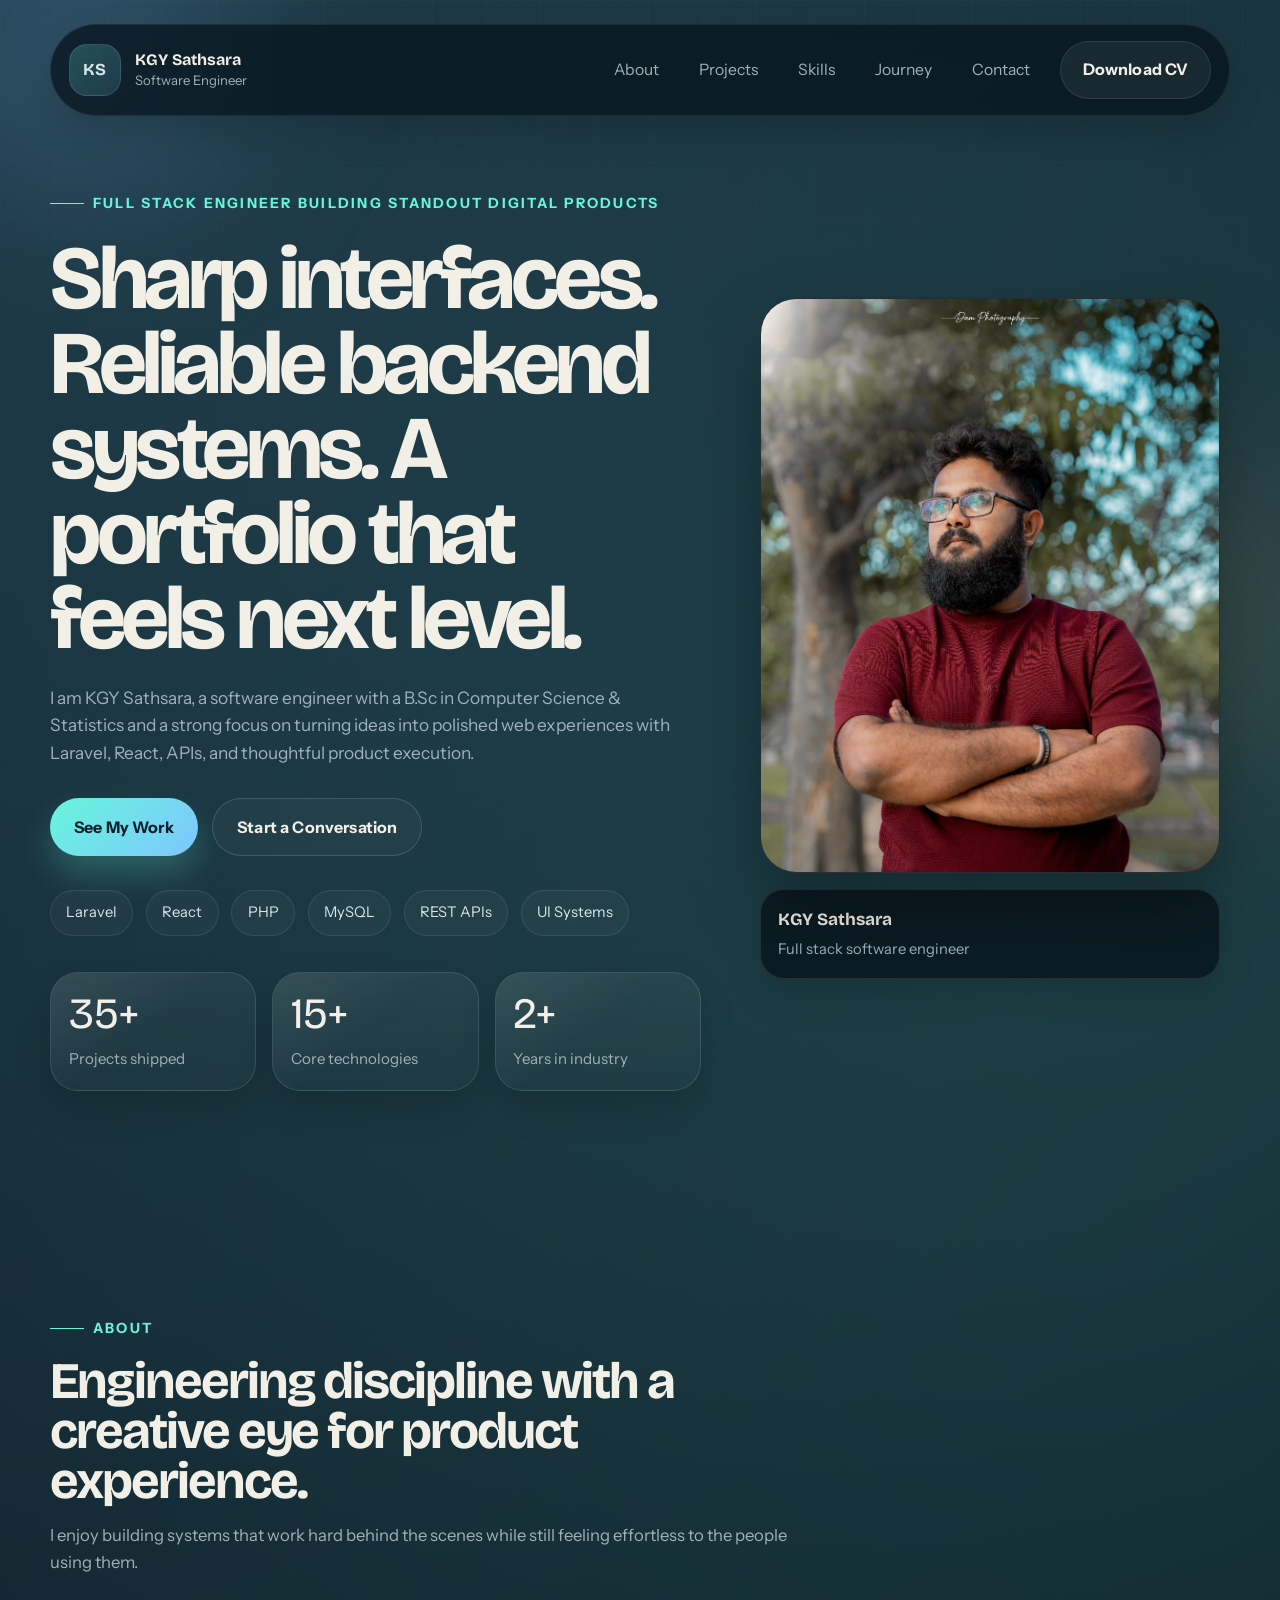
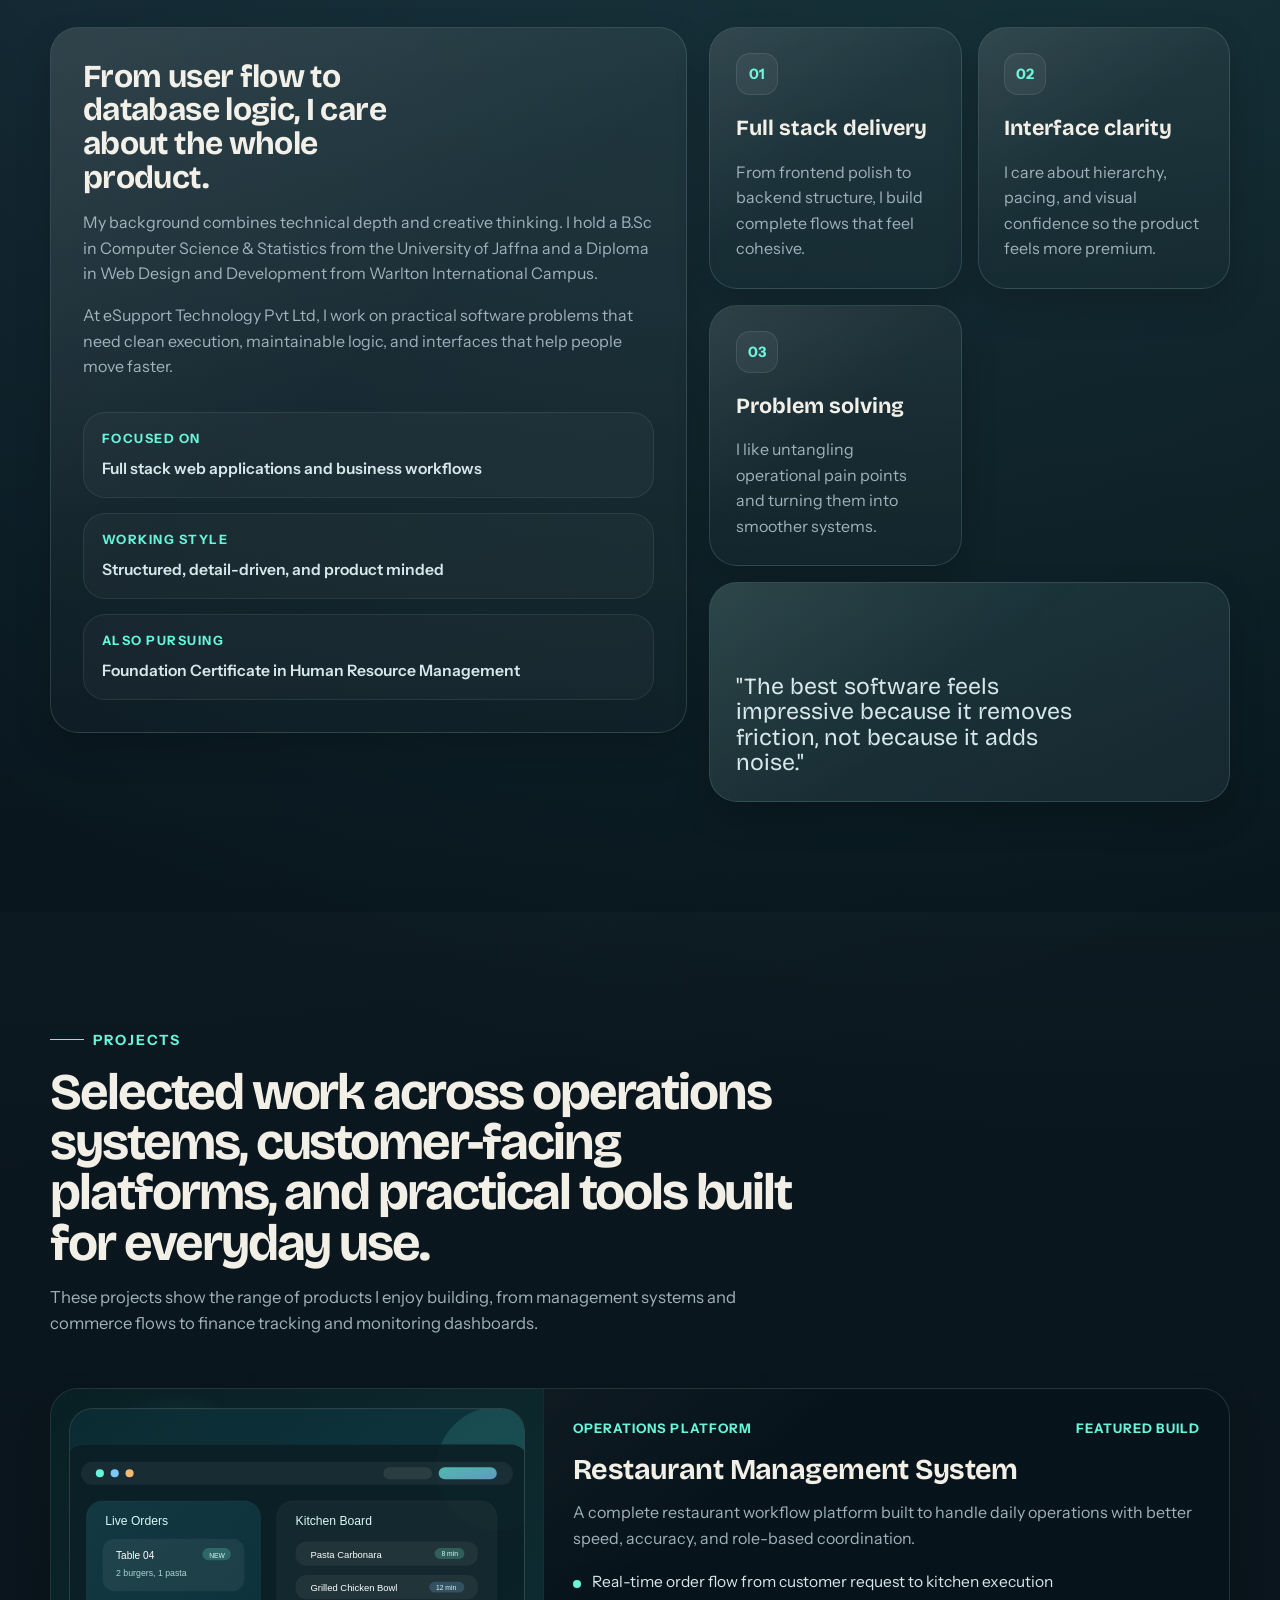
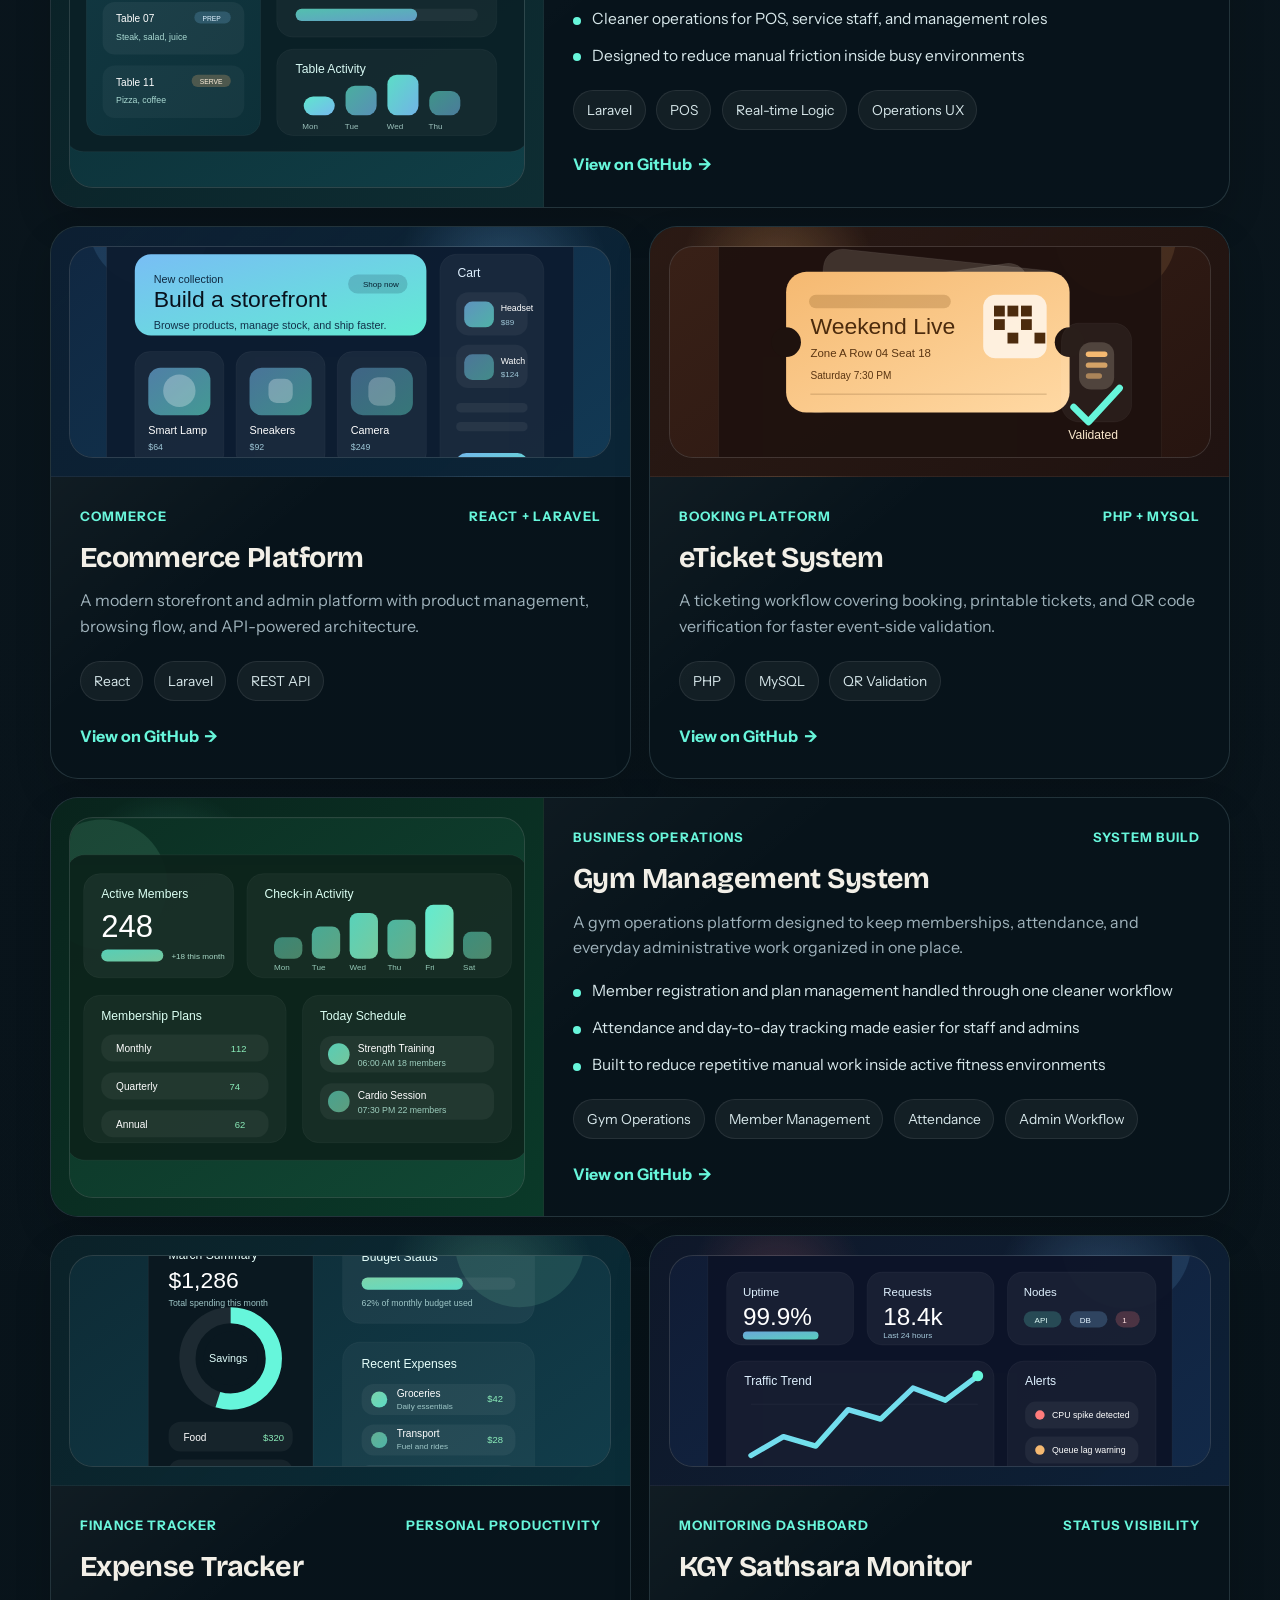
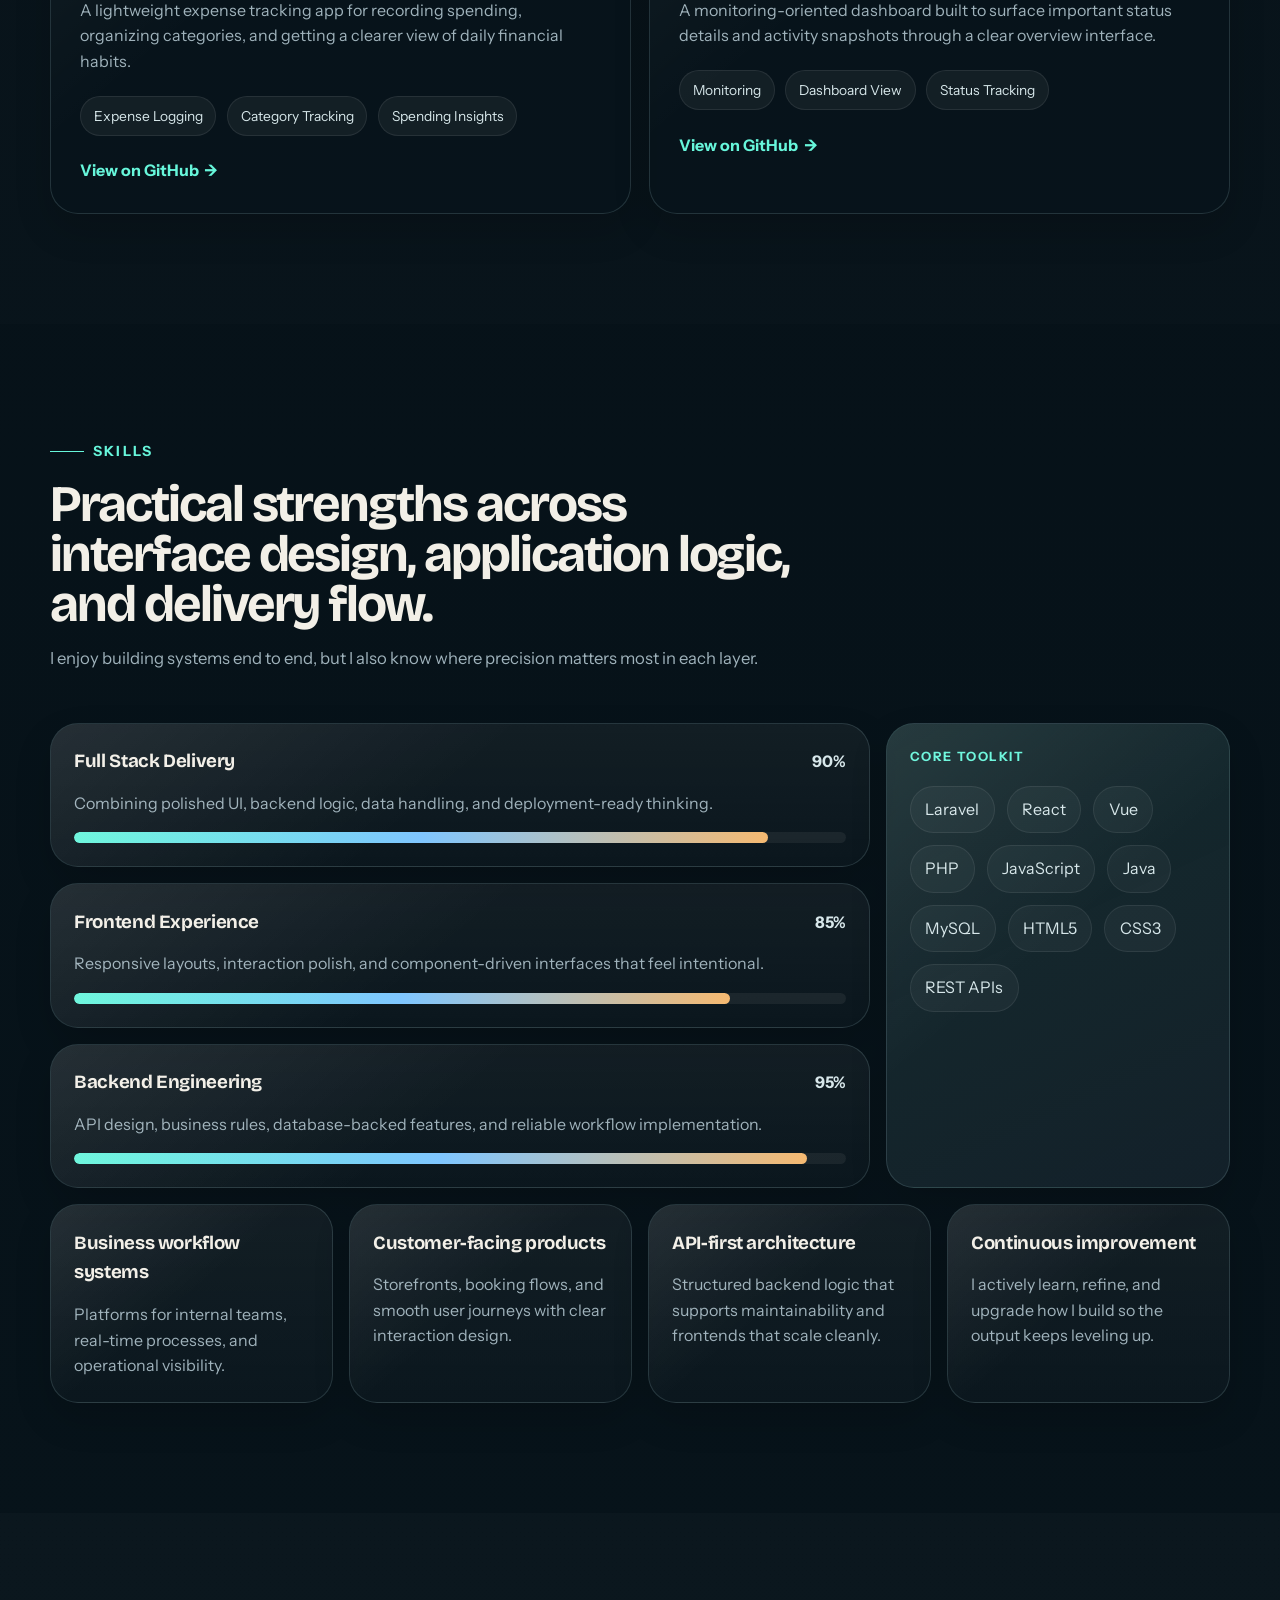
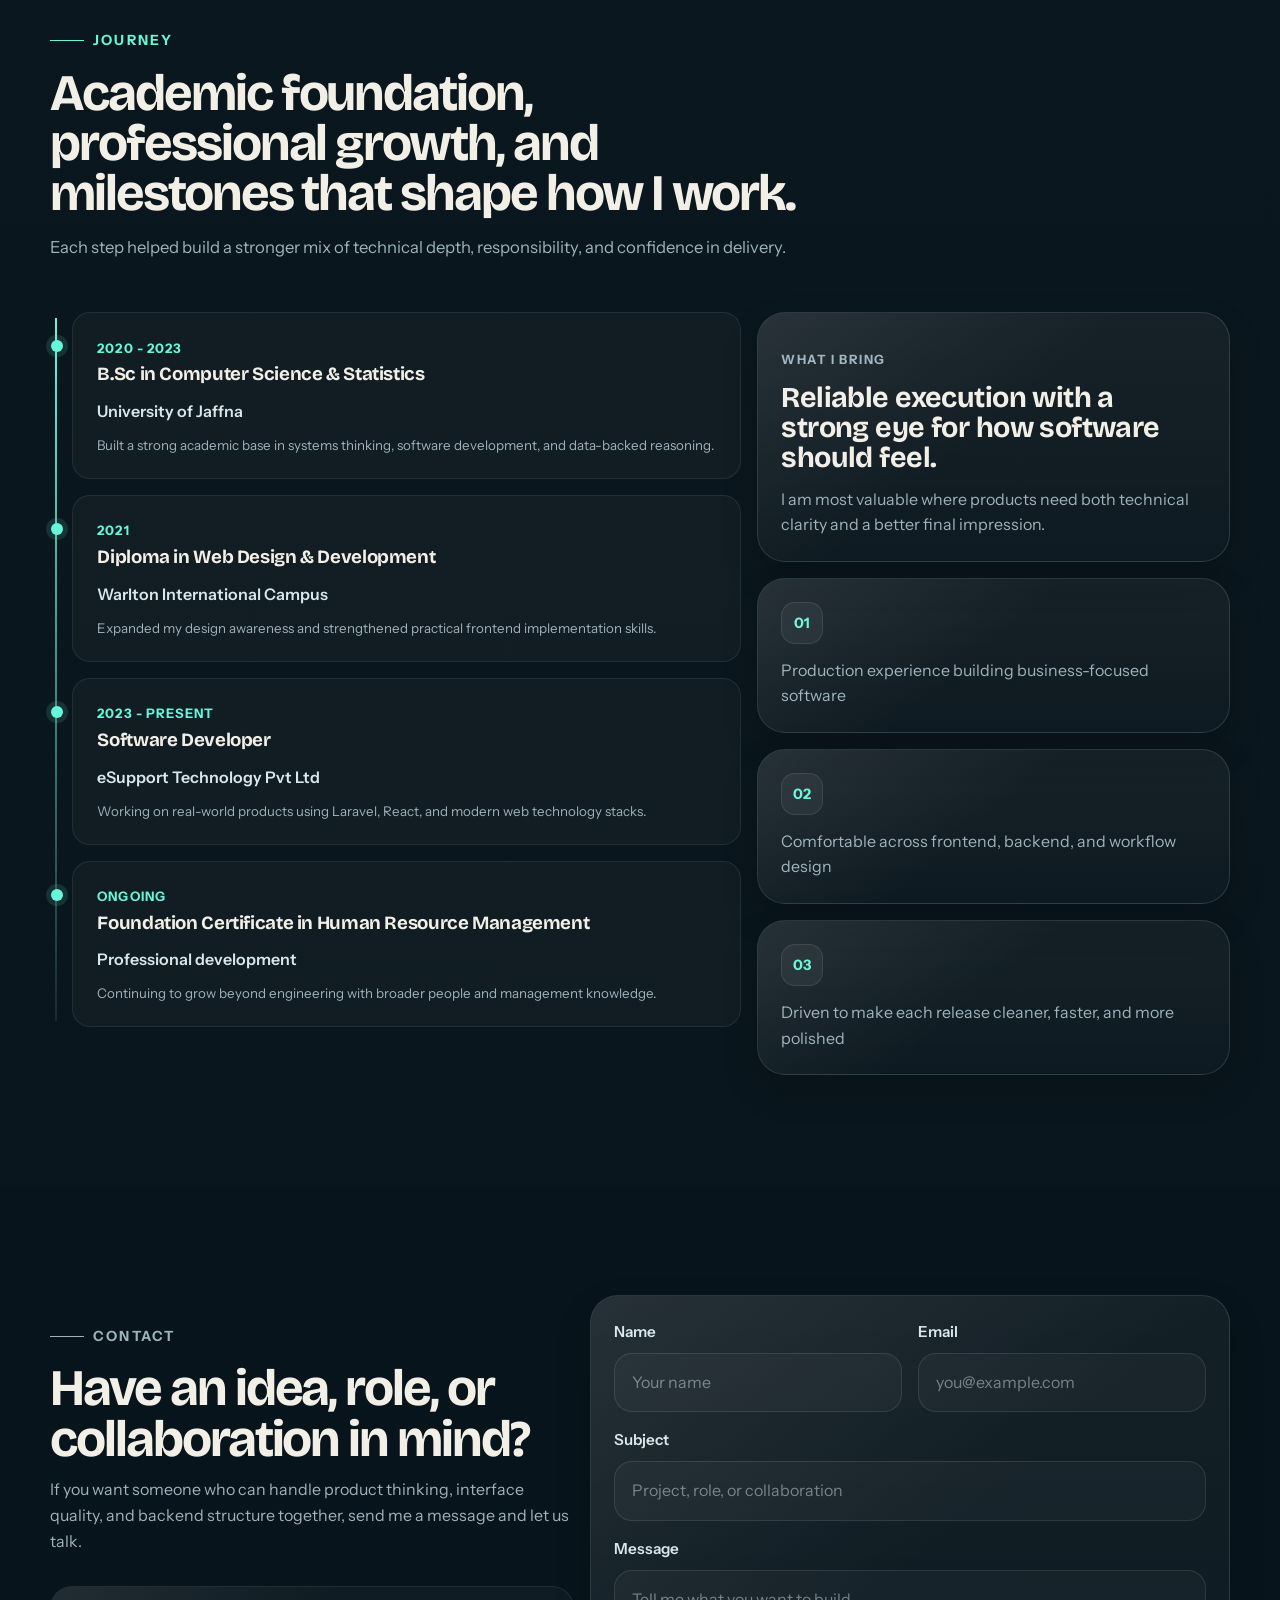
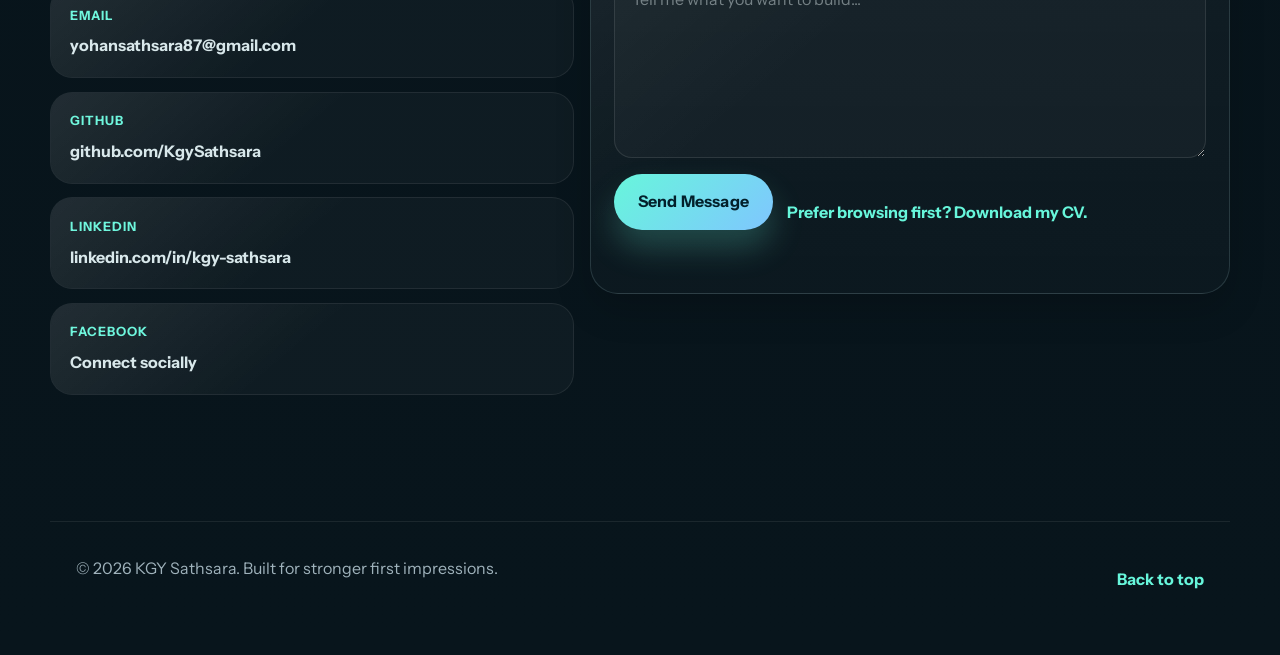
<file: index.html>
<!DOCTYPE html>
<html lang="en">
<head>
    <meta charset="UTF-8">
    <meta name="viewport" content="width=device-width, initial-scale=1.0">
    <title>KGY Sathsara | Software Engineer</title>
    <meta name="description" content="KGY Sathsara is a software engineer crafting polished full stack web products with Laravel, React, and modern UI thinking.">
    <link rel="preconnect" href="https://fonts.googleapis.com">
    <link rel="preconnect" href="https://fonts.gstatic.com" crossorigin>
    <link href="https://fonts.googleapis.com/css2?family=Bricolage+Grotesque:wght@500;600;700;800&family=Instrument+Sans:wght@400;500;600;700&display=swap" rel="stylesheet">
    <link rel="stylesheet" href="styles.css">
</head>
<body>
    <div class="page-orb page-orb-one" aria-hidden="true"></div>
    <div class="page-orb page-orb-two" aria-hidden="true"></div>
    <div class="page-grid" aria-hidden="true"></div>

    <header class="site-header" id="siteHeader">
        <div class="container header-shell">
            <a href="#home" class="brand">
                <span class="brand-mark">KS</span>
                <span class="brand-copy">
                    <strong>KGY Sathsara</strong>
                    <small>Software Engineer</small>
                </span>
            </a>

            <button class="nav-toggle" id="navToggle" type="button" aria-expanded="false" aria-controls="siteNav" aria-label="Open navigation">
                <span></span>
                <span></span>
                <span></span>
            </button>

            <nav class="site-nav" id="siteNav">
                <a href="#about" class="nav-link">About</a>
                <a href="#projects" class="nav-link">Projects</a>
                <a href="#skills" class="nav-link">Skills</a>
                <a href="#experience" class="nav-link">Journey</a>
                <a href="#contact" class="nav-link">Contact</a>
                <a href="images/CV1.pdf" class="button button-nav" download>Download CV</a>
            </nav>
        </div>
    </header>

    <main>
        <section class="hero section" id="home">
            <div class="container hero-shell">
                <div class="hero-copy reveal">
                    <p class="eyebrow">Full stack engineer building standout digital products</p>
                    <h1 class="hero-title">Sharp interfaces. Reliable backend systems. A portfolio that feels next level.</h1>
                    <p class="hero-lead">
                        I am KGY Sathsara, a software engineer with a B.Sc in Computer Science &amp; Statistics and a strong focus on turning ideas into polished web experiences with Laravel, React, APIs, and thoughtful product execution.
                    </p>

                    <div class="hero-actions">
                        <a href="#projects" class="button button-primary">See My Work</a>
                        <a href="#contact" class="button button-secondary">Start a Conversation</a>
                    </div>

                    <ul class="hero-tags" aria-label="Primary technology stack">
                        <li>Laravel</li>
                        <li>React</li>
                        <li>PHP</li>
                        <li>MySQL</li>
                        <li>REST APIs</li>
                        <li>UI Systems</li>
                    </ul>

                    <div class="hero-metrics">
                        <article class="metric-card">
                            <span class="metric-number" data-count="35" data-suffix="+">0</span>
                            <span class="metric-label">Projects shipped</span>
                        </article>
                        <article class="metric-card">
                            <span class="metric-number" data-count="15" data-suffix="+">0</span>
                            <span class="metric-label">Core technologies</span>
                        </article>
                        <article class="metric-card">
                            <span class="metric-number" data-count="2" data-suffix="+">0</span>
                            <span class="metric-label">Years in industry</span>
                        </article>
                    </div>
                </div>

                <div class="hero-visual reveal" id="heroVisual">
                    <div class="visual-panel">
                        <div class="hero-photo-stage">
                            <div class="hero-photo-column">
                                <figure class="portrait-frame">
                                    <img
                                        src="images/mynew.jpeg"
                                        alt="Portrait of KGY Sathsara"
                                        class="portrait-image"
                                        width="959"
                                        height="1280"
                                        loading="eager"
                                        decoding="async"
                                        fetchpriority="high"
                                    >
                                </figure>

                                <div class="portrait-meta">
                                    <strong>KGY Sathsara</strong>
                                    <span>Full stack software engineer</span>
                                </div>
                            </div>
                        </div>
                    </div>
                </div>
            </div>
        </section>

        <section class="section" id="about">
            <div class="container">
                <div class="section-heading reveal">
                    <p class="eyebrow">About</p>
                    <h2>Engineering discipline with a creative eye for product experience.</h2>
                    <p>
                        I enjoy building systems that work hard behind the scenes while still feeling effortless to the people using them.
                    </p>
                </div>

                <div class="about-grid">
                    <article class="panel about-story reveal">
                        <h3>From user flow to database logic, I care about the whole product.</h3>
                        <p>
                            My background combines technical depth and creative thinking. I hold a B.Sc in Computer Science &amp; Statistics from the University of Jaffna and a Diploma in Web Design and Development from Warlton International Campus.
                        </p>
                        <p>
                            At eSupport Technology Pvt Ltd, I work on practical software problems that need clean execution, maintainable logic, and interfaces that help people move faster.
                        </p>

                        <div class="story-points">
                            <div class="story-point">
                                <span>Focused on</span>
                                <strong>Full stack web applications and business workflows</strong>
                            </div>
                            <div class="story-point">
                                <span>Working style</span>
                                <strong>Structured, detail-driven, and product minded</strong>
                            </div>
                            <div class="story-point">
                                <span>Also pursuing</span>
                                <strong>Foundation Certificate in Human Resource Management</strong>
                            </div>
                        </div>
                    </article>

                    <div class="about-bento">
                        <article class="panel bento-card reveal">
                            <span class="card-index">01</span>
                            <h3>Full stack delivery</h3>
                            <p>From frontend polish to backend structure, I build complete flows that feel cohesive.</p>
                        </article>

                        <article class="panel bento-card reveal">
                            <span class="card-index">02</span>
                            <h3>Interface clarity</h3>
                            <p>I care about hierarchy, pacing, and visual confidence so the product feels more premium.</p>
                        </article>

                        <article class="panel bento-card reveal">
                            <span class="card-index">03</span>
                            <h3>Problem solving</h3>
                            <p>I like untangling operational pain points and turning them into smoother systems.</p>
                        </article>

                        <article class="panel bento-quote reveal">
                            <p>"The best software feels impressive because it removes friction, not because it adds noise."</p>
                        </article>
                    </div>
                </div>
            </div>
        </section>

        <section class="section section-dark" id="projects">
            <div class="container">
                <div class="section-heading reveal">
                    <p class="eyebrow">Projects</p>
                    <h2>Selected work across operations systems, customer-facing platforms, and practical tools built for everyday use.</h2>
                    <p>These projects show the range of products I enjoy building, from management systems and commerce flows to finance tracking and monitoring dashboards.</p>
                </div>

                <div class="projects-grid">
                    <article class="project-card project-featured reveal">
                        <div class="project-visual project-visual-restaurant" aria-hidden="true">
                            <div class="project-media">
                                <img
                                    src="images/projects/restaurant-management.svg"
                                    alt=""
                                    class="project-image"
                                    width="800"
                                    height="560"
                                    loading="lazy"
                                    decoding="async"
                                >
                            </div>
                        </div>

                        <div class="project-body">
                            <div class="project-topline">
                                <span>Operations Platform</span>
                                <span>Featured Build</span>
                            </div>
                            <h3>Restaurant Management System</h3>
                            <p>
                                A complete restaurant workflow platform built to handle daily operations with better speed, accuracy, and role-based coordination.
                            </p>
                            <ul class="project-points">
                                <li>Real-time order flow from customer request to kitchen execution</li>
                                <li>Cleaner operations for POS, service staff, and management roles</li>
                                <li>Designed to reduce manual friction inside busy environments</li>
                            </ul>
                            <div class="tag-row">
                                <span>Laravel</span>
                                <span>POS</span>
                                <span>Real-time Logic</span>
                                <span>Operations UX</span>
                            </div>
                            <a href="https://github.com/KgySathsara/Restaurant-Management-System" target="_blank" rel="noreferrer" class="project-link">
                                View on GitHub <span aria-hidden="true">&rarr;</span>
                            </a>
                        </div>
                    </article>

                    <article class="project-card reveal">
                        <div class="project-visual project-visual-commerce" aria-hidden="true">
                            <div class="project-media">
                                <img
                                    src="images/projects/ecommerce-platform.svg"
                                    alt=""
                                    class="project-image"
                                    width="800"
                                    height="560"
                                    loading="lazy"
                                    decoding="async"
                                >
                            </div>
                        </div>

                        <div class="project-body">
                            <div class="project-topline">
                                <span>Commerce</span>
                                <span>React + Laravel</span>
                            </div>
                            <h3>Ecommerce Platform</h3>
                            <p>A modern storefront and admin platform with product management, browsing flow, and API-powered architecture.</p>
                            <div class="tag-row">
                                <span>React</span>
                                <span>Laravel</span>
                                <span>REST API</span>
                            </div>
                            <a href="https://github.com/KgySathsara/ecommerce-frontend" target="_blank" rel="noreferrer" class="project-link">
                                View on GitHub <span aria-hidden="true">&rarr;</span>
                            </a>
                        </div>
                    </article>

                    <article class="project-card reveal">
                        <div class="project-visual project-visual-ticket" aria-hidden="true">
                            <div class="project-media">
                                <img
                                    src="images/projects/eticket-system.svg"
                                    alt=""
                                    class="project-image"
                                    width="800"
                                    height="560"
                                    loading="lazy"
                                    decoding="async"
                                >
                            </div>
                        </div>

                        <div class="project-body">
                            <div class="project-topline">
                                <span>Booking Platform</span>
                                <span>PHP + MySQL</span>
                            </div>
                            <h3>eTicket System</h3>
                            <p>A ticketing workflow covering booking, printable tickets, and QR code verification for faster event-side validation.</p>
                            <div class="tag-row">
                                <span>PHP</span>
                                <span>MySQL</span>
                                <span>QR Validation</span>
                            </div>
                            <a href="https://github.com/KgySathsara/eTicket_system" target="_blank" rel="noreferrer" class="project-link">
                                View on GitHub <span aria-hidden="true">&rarr;</span>
                            </a>
                        </div>
                    </article>

                    <article class="project-card project-featured reveal">
                        <div class="project-visual project-visual-gym" aria-hidden="true">
                            <div class="project-media">
                                <img
                                    src="images/projects/gym-management.svg"
                                    alt=""
                                    class="project-image"
                                    width="800"
                                    height="560"
                                    loading="lazy"
                                    decoding="async"
                                >
                            </div>
                        </div>

                        <div class="project-body">
                            <div class="project-topline">
                                <span>Business Operations</span>
                                <span>System Build</span>
                            </div>
                            <h3>Gym Management System</h3>
                            <p>
                                A gym operations platform designed to keep memberships, attendance, and everyday administrative work organized in one place.
                            </p>
                            <ul class="project-points">
                                <li>Member registration and plan management handled through one cleaner workflow</li>
                                <li>Attendance and day-to-day tracking made easier for staff and admins</li>
                                <li>Built to reduce repetitive manual work inside active fitness environments</li>
                            </ul>
                            <div class="tag-row">
                                <span>Gym Operations</span>
                                <span>Member Management</span>
                                <span>Attendance</span>
                                <span>Admin Workflow</span>
                            </div>
                            <a href="https://github.com/KgySathsara/gym_system" target="_blank" rel="noreferrer" class="project-link">
                                View on GitHub <span aria-hidden="true">&rarr;</span>
                            </a>
                        </div>
                    </article>

                    <article class="project-card reveal">
                        <div class="project-visual project-visual-expense" aria-hidden="true">
                            <div class="project-media">
                                <img
                                    src="images/projects/expense-tracker.svg"
                                    alt=""
                                    class="project-image"
                                    width="800"
                                    height="560"
                                    loading="lazy"
                                    decoding="async"
                                >
                            </div>
                        </div>

                        <div class="project-body">
                            <div class="project-topline">
                                <span>Finance Tracker</span>
                                <span>Personal Productivity</span>
                            </div>
                            <h3>Expense Tracker</h3>
                            <p>A lightweight expense tracking app for recording spending, organizing categories, and getting a clearer view of daily financial habits.</p>
                            <div class="tag-row">
                                <span>Expense Logging</span>
                                <span>Category Tracking</span>
                                <span>Spending Insights</span>
                            </div>
                            <a href="https://github.com/KgySathsara/expense-tracker" target="_blank" rel="noreferrer" class="project-link">
                                View on GitHub <span aria-hidden="true">&rarr;</span>
                            </a>
                        </div>
                    </article>

                    <article class="project-card reveal">
                        <div class="project-visual project-visual-monitor" aria-hidden="true">
                            <div class="project-media">
                                <img
                                    src="images/projects/kgy-monitor.svg"
                                    alt=""
                                    class="project-image"
                                    width="800"
                                    height="560"
                                    loading="lazy"
                                    decoding="async"
                                >
                            </div>
                        </div>

                        <div class="project-body">
                            <div class="project-topline">
                                <span>Monitoring Dashboard</span>
                                <span>Status Visibility</span>
                            </div>
                            <h3>KGY Sathsara Monitor</h3>
                            <p>A monitoring-oriented dashboard built to surface important status details and activity snapshots through a clear overview interface.</p>
                            <div class="tag-row">
                                <span>Monitoring</span>
                                <span>Dashboard View</span>
                                <span>Status Tracking</span>
                            </div>
                            <a href="https://github.com/KgySathsara/kgy-sathsara-monitor" target="_blank" rel="noreferrer" class="project-link">
                                View on GitHub <span aria-hidden="true">&rarr;</span>
                            </a>
                        </div>
                    </article>
                </div>
            </div>
        </section>

        <section class="section" id="skills">
            <div class="container">
                <div class="section-heading reveal">
                    <p class="eyebrow">Skills</p>
                    <h2>Practical strengths across interface design, application logic, and delivery flow.</h2>
                    <p>I enjoy building systems end to end, but I also know where precision matters most in each layer.</p>
                </div>

                <div class="skills-layout">
                    <div class="skills-grid">
                        <article class="panel skill-card reveal">
                            <div class="skill-title-row">
                                <h3>Full Stack Delivery</h3>
                                <span>90%</span>
                            </div>
                            <p>Combining polished UI, backend logic, data handling, and deployment-ready thinking.</p>
                            <div class="skill-meter"><span style="width: 90%;"></span></div>
                        </article>

                        <article class="panel skill-card reveal">
                            <div class="skill-title-row">
                                <h3>Frontend Experience</h3>
                                <span>85%</span>
                            </div>
                            <p>Responsive layouts, interaction polish, and component-driven interfaces that feel intentional.</p>
                            <div class="skill-meter"><span style="width: 85%;"></span></div>
                        </article>

                        <article class="panel skill-card reveal">
                            <div class="skill-title-row">
                                <h3>Backend Engineering</h3>
                                <span>95%</span>
                            </div>
                            <p>API design, business rules, database-backed features, and reliable workflow implementation.</p>
                            <div class="skill-meter"><span style="width: 95%;"></span></div>
                        </article>
                    </div>

                    <aside class="panel stack-card reveal">
                        <p class="stack-label">Core toolkit</p>
                        <div class="stack-cloud">
                            <span>Laravel</span>
                            <span>React</span>
                            <span>Vue</span>
                            <span>PHP</span>
                            <span>JavaScript</span>
                            <span>Java</span>
                            <span>MySQL</span>
                            <span>HTML5</span>
                            <span>CSS3</span>
                            <span>REST APIs</span>
                        </div>
                    </aside>
                </div>

                <div class="service-grid">
                    <article class="panel service-card reveal">
                        <h3>Business workflow systems</h3>
                        <p>Platforms for internal teams, real-time processes, and operational visibility.</p>
                    </article>
                    <article class="panel service-card reveal">
                        <h3>Customer-facing products</h3>
                        <p>Storefronts, booking flows, and smooth user journeys with clear interaction design.</p>
                    </article>
                    <article class="panel service-card reveal">
                        <h3>API-first architecture</h3>
                        <p>Structured backend logic that supports maintainability and frontends that scale cleanly.</p>
                    </article>
                    <article class="panel service-card reveal">
                        <h3>Continuous improvement</h3>
                        <p>I actively learn, refine, and upgrade how I build so the output keeps leveling up.</p>
                    </article>
                </div>
            </div>
        </section>

        <section class="section section-dark" id="experience">
            <div class="container">
                <div class="section-heading reveal">
                    <p class="eyebrow">Journey</p>
                    <h2>Academic foundation, professional growth, and milestones that shape how I work.</h2>
                    <p>Each step helped build a stronger mix of technical depth, responsibility, and confidence in delivery.</p>
                </div>

                <div class="journey-grid">
                    <div class="timeline reveal">
                        <article class="timeline-item">
                            <span class="timeline-year">2020 - 2023</span>
                            <h3>B.Sc in Computer Science &amp; Statistics</h3>
                            <p>University of Jaffna</p>
                            <small>Built a strong academic base in systems thinking, software development, and data-backed reasoning.</small>
                        </article>

                        <article class="timeline-item">
                            <span class="timeline-year">2021</span>
                            <h3>Diploma in Web Design &amp; Development</h3>
                            <p>Warlton International Campus</p>
                            <small>Expanded my design awareness and strengthened practical frontend implementation skills.</small>
                        </article>

                        <article class="timeline-item">
                            <span class="timeline-year">2023 - Present</span>
                            <h3>Software Developer</h3>
                            <p>eSupport Technology Pvt Ltd</p>
                            <small>Working on real-world products using Laravel, React, and modern web technology stacks.</small>
                        </article>

                        <article class="timeline-item">
                            <span class="timeline-year">Ongoing</span>
                            <h3>Foundation Certificate in Human Resource Management</h3>
                            <p>Professional development</p>
                            <small>Continuing to grow beyond engineering with broader people and management knowledge.</small>
                        </article>
                    </div>

                    <aside class="journey-aside">
                        <article class="panel spotlight-card reveal">
                            <p class="spotlight-label">What I bring</p>
                            <h3>Reliable execution with a strong eye for how software should feel.</h3>
                            <p>I am most valuable where products need both technical clarity and a better final impression.</p>
                        </article>

                        <div class="milestone-grid">
                            <article class="panel milestone-card reveal">
                                <span class="milestone-number">01</span>
                                <p>Production experience building business-focused software</p>
                            </article>
                            <article class="panel milestone-card reveal">
                                <span class="milestone-number">02</span>
                                <p>Comfortable across frontend, backend, and workflow design</p>
                            </article>
                            <article class="panel milestone-card reveal">
                                <span class="milestone-number">03</span>
                                <p>Driven to make each release cleaner, faster, and more polished</p>
                            </article>
                        </div>
                    </aside>
                </div>
            </div>
        </section>

        <section class="section" id="contact">
            <div class="container">
                <div class="contact-shell">
                    <div class="contact-copy reveal">
                        <p class="eyebrow">Contact</p>
                        <h2>Have an idea, role, or collaboration in mind?</h2>
                        <p>
                            If you want someone who can handle product thinking, interface quality, and backend structure together, send me a message and let us talk.
                        </p>

                        <div class="contact-links">
                            <a href="mailto:yohansathsara87@gmail.com" class="contact-link">
                                <span>Email</span>
                                <strong>yohansathsara87@gmail.com</strong>
                            </a>
                            <a href="https://github.com/KgySathsara" target="_blank" rel="noreferrer" class="contact-link">
                                <span>GitHub</span>
                                <strong>github.com/KgySathsara</strong>
                            </a>
                            <a href="https://www.linkedin.com/in/kgy-sathsara/" target="_blank" rel="noreferrer" class="contact-link">
                                <span>LinkedIn</span>
                                <strong>linkedin.com/in/kgy-sathsara</strong>
                            </a>
                            <a href="https://www.facebook.com/profile.php?id=100013851542158&mibextid=ZbWKwL" target="_blank" rel="noreferrer" class="contact-link">
                                <span>Facebook</span>
                                <strong>Connect socially</strong>
                            </a>
                        </div>
                    </div>

                    <form class="panel contact-form reveal" id="contactForm" action="process_contact.php" method="post">
                        <div class="field-grid">
                            <label class="field">
                                <span>Name</span>
                                <input type="text" name="name" placeholder="Your name" required>
                            </label>
                            <label class="field">
                                <span>Email</span>
                                <input type="email" name="email" placeholder="you@example.com" required>
                            </label>
                        </div>

                        <label class="field">
                            <span>Subject</span>
                            <input type="text" name="subject" placeholder="Project, role, or collaboration">
                        </label>

                        <label class="field">
                            <span>Message</span>
                            <textarea name="message" rows="6" placeholder="Tell me what you want to build..." required></textarea>
                        </label>

                        <div class="form-actions">
                            <button type="submit" class="button button-primary" id="submitButton">Send Message</button>
                            <a href="images/CV1.pdf" class="text-link" download>Prefer browsing first? Download my CV.</a>
                        </div>

                        <p class="form-status" id="formStatus" role="status" aria-live="polite"></p>
                    </form>
                </div>
            </div>
        </section>
    </main>

    <footer class="site-footer">
        <div class="container footer-shell">
            <p>&copy; <span id="currentYear"></span> KGY Sathsara. Built for stronger first impressions.</p>
            <a href="#home" class="footer-link">Back to top</a>
        </div>
    </footer>

    <script src="scripts.js" defer></script>
</body>
</html>
</file>
<file: styles.css>
:root {
    --bg: #07131a;
    --bg-deep: #041018;
    --panel: rgba(11, 28, 36, 0.72);
    --panel-strong: rgba(14, 35, 45, 0.92);
    --line: rgba(180, 221, 228, 0.16);
    --line-strong: rgba(180, 221, 228, 0.28);
    --text: #f2efe7;
    --muted: #9fb2bb;
    --soft: #d7e7ea;
    --teal: #67f6db;
    --sky: #7fc6ff;
    --amber: #f5b971;
    --coral: #ff8566;
    --shadow: 0 24px 60px rgba(0, 0, 0, 0.28);
    --shadow-soft: 0 16px 36px rgba(0, 0, 0, 0.16);
    --radius: 28px;
    --radius-sm: 18px;
    --container: 1180px;
    --header-height: 92px;
    --transition: 220ms ease;
}

* {
    box-sizing: border-box;
    margin: 0;
    padding: 0;
}

html {
    scroll-behavior: smooth;
    scroll-padding-top: 112px;
}

body {
    position: relative;
    min-height: 100vh;
    overflow-x: hidden;
    font-family: "Instrument Sans", sans-serif;
    background:
        radial-gradient(circle at top left, rgba(127, 198, 255, 0.16), transparent 32%),
        radial-gradient(circle at 85% 10%, rgba(103, 246, 219, 0.14), transparent 24%),
        linear-gradient(180deg, #08151d 0%, #061118 48%, #08151c 100%);
    color: var(--text);
    line-height: 1.6;
}

body.nav-open {
    overflow: hidden;
}

img {
    display: block;
    max-width: 100%;
}

a {
    color: inherit;
    text-decoration: none;
}

button,
input,
textarea {
    font: inherit;
}

button {
    border: 0;
    background: none;
    cursor: pointer;
}

::selection {
    background: rgba(103, 246, 219, 0.3);
    color: var(--text);
}

.page-orb {
    position: fixed;
    inset: auto;
    border-radius: 999px;
    filter: blur(90px);
    pointer-events: none;
    z-index: -2;
}

.page-orb-one {
    top: -120px;
    left: -80px;
    width: 320px;
    height: 320px;
    background: rgba(127, 198, 255, 0.18);
}

.page-orb-two {
    right: -80px;
    bottom: 12%;
    width: 360px;
    height: 360px;
    background: rgba(245, 185, 113, 0.12);
}

.page-grid {
    position: fixed;
    inset: 0;
    background-image:
        linear-gradient(rgba(255, 255, 255, 0.02) 1px, transparent 1px),
        linear-gradient(90deg, rgba(255, 255, 255, 0.02) 1px, transparent 1px);
    background-size: 54px 54px;
    -webkit-mask-image: linear-gradient(180deg, rgba(0, 0, 0, 0.75), transparent 86%);
    mask-image: linear-gradient(180deg, rgba(0, 0, 0, 0.75), transparent 86%);
    pointer-events: none;
    z-index: -3;
}

.container {
    width: min(calc(100% - 2rem), var(--container));
    margin: 0 auto;
}

.section {
    padding: 110px 0;
    position: relative;
}

.section-dark {
    background: linear-gradient(180deg, rgba(255, 255, 255, 0.02), rgba(255, 255, 255, 0.01));
}

.site-header {
    position: sticky;
    top: 0;
    z-index: 100;
    padding: 24px 0 0;
    transition: padding var(--transition);
}

.site-header.is-scrolled {
    padding-top: 10px;
}

.header-shell {
    display: flex;
    align-items: center;
    justify-content: space-between;
    gap: 1rem;
    min-height: var(--header-height);
    padding: 14px 18px;
    border: 1px solid rgba(255, 255, 255, 0.08);
    border-radius: 999px;
    background: rgba(6, 19, 27, 0.75);
    backdrop-filter: blur(18px);
    box-shadow: var(--shadow-soft);
}

.brand {
    display: inline-flex;
    align-items: center;
    gap: 0.9rem;
}

.brand-mark {
    display: grid;
    place-items: center;
    width: 52px;
    height: 52px;
    border-radius: 18px;
    background: linear-gradient(135deg, rgba(103, 246, 219, 0.24), rgba(127, 198, 255, 0.15));
    border: 1px solid rgba(255, 255, 255, 0.1);
    color: var(--soft);
    font-family: "Bricolage Grotesque", sans-serif;
    font-size: 1.05rem;
    font-weight: 700;
    letter-spacing: 0.08em;
}

.brand-copy {
    display: flex;
    flex-direction: column;
    line-height: 1.05;
}

.brand-copy strong,
.brand-copy small {
    display: block;
}

.brand-copy strong {
    font-family: "Bricolage Grotesque", sans-serif;
    font-size: 1rem;
    font-weight: 700;
}

.brand-copy small {
    margin-top: 0.28rem;
    color: var(--muted);
    font-size: 0.82rem;
}

.site-nav {
    display: flex;
    align-items: center;
    gap: 0.5rem;
}

.nav-link {
    position: relative;
    padding: 0.8rem 1rem;
    color: var(--muted);
    font-size: 0.98rem;
    transition: color var(--transition), background-color var(--transition);
    border-radius: 999px;
}

.nav-link:hover,
.nav-link.is-active {
    color: var(--text);
    background: rgba(255, 255, 255, 0.06);
}

.nav-toggle {
    display: none;
    width: 48px;
    height: 48px;
    align-items: center;
    justify-content: center;
    gap: 0.26rem;
    flex-direction: column;
    border-radius: 16px;
    border: 1px solid rgba(255, 255, 255, 0.08);
    background: rgba(255, 255, 255, 0.04);
}

.nav-toggle span {
    width: 20px;
    height: 2px;
    border-radius: 999px;
    background: var(--text);
    transition: transform var(--transition), opacity var(--transition);
}

.nav-toggle.is-active span:nth-child(1) {
    transform: translateY(6px) rotate(45deg);
}

.nav-toggle.is-active span:nth-child(2) {
    opacity: 0;
}

.nav-toggle.is-active span:nth-child(3) {
    transform: translateY(-6px) rotate(-45deg);
}

.button {
    display: inline-flex;
    align-items: center;
    justify-content: center;
    gap: 0.55rem;
    min-height: 52px;
    padding: 0.95rem 1.5rem;
    border-radius: 999px;
    font-weight: 700;
    letter-spacing: 0.01em;
    transition: transform var(--transition), box-shadow var(--transition), background-color var(--transition), border-color var(--transition);
}

.button:hover {
    transform: translateY(-2px);
}

.button-primary {
    background: linear-gradient(135deg, var(--teal), var(--sky));
    color: #03202b;
    box-shadow: 0 18px 32px rgba(103, 246, 219, 0.22);
}

.button-secondary {
    border: 1px solid rgba(255, 255, 255, 0.14);
    background: rgba(255, 255, 255, 0.03);
    color: var(--text);
}

.button-secondary:hover,
.button-nav:hover {
    border-color: rgba(255, 255, 255, 0.2);
    background: rgba(255, 255, 255, 0.08);
}

.button-nav {
    margin-left: 0.35rem;
    min-height: 48px;
    padding-inline: 1.35rem;
    background: rgba(255, 255, 255, 0.06);
    border: 1px solid rgba(255, 255, 255, 0.1);
}

.button:disabled {
    opacity: 0.7;
    cursor: wait;
    transform: none;
}

.eyebrow {
    display: inline-flex;
    align-items: center;
    gap: 0.55rem;
    color: var(--teal);
    font-size: 0.88rem;
    font-weight: 700;
    letter-spacing: 0.16em;
    text-transform: uppercase;
}

.eyebrow::before {
    content: "";
    width: 34px;
    height: 1px;
    background: currentColor;
}

.hero {
    padding-top: 70px;
}

.hero-shell {
    display: grid;
    grid-template-columns: minmax(0, 1.15fr) minmax(320px, 0.85fr);
    gap: 3rem;
    align-items: center;
}

.hero-copy {
    position: relative;
    z-index: 1;
}

.hero-title {
    margin-top: 1.3rem;
    max-width: 12ch;
    font-family: "Bricolage Grotesque", sans-serif;
    font-size: clamp(3.3rem, 7vw, 6.3rem);
    line-height: 0.95;
    letter-spacing: -0.05em;
}

.hero-lead {
    max-width: 640px;
    margin-top: 1.4rem;
    color: var(--muted);
    font-size: 1.08rem;
}

.hero-actions {
    display: flex;
    flex-wrap: wrap;
    gap: 0.9rem;
    margin-top: 2rem;
}

.hero-tags {
    display: flex;
    flex-wrap: wrap;
    gap: 0.8rem;
    list-style: none;
    margin-top: 2.1rem;
}

.hero-tags li {
    padding: 0.65rem 0.95rem;
    border: 1px solid rgba(255, 255, 255, 0.09);
    border-radius: 999px;
    background: rgba(255, 255, 255, 0.03);
    color: var(--soft);
    font-size: 0.92rem;
}

.hero-metrics {
    display: grid;
    grid-template-columns: repeat(3, minmax(0, 1fr));
    gap: 1rem;
    margin-top: 2.25rem;
}

.metric-card,
.panel {
    position: relative;
    overflow: hidden;
    border: 1px solid var(--line);
    border-radius: var(--radius);
    background: linear-gradient(180deg, rgba(255, 255, 255, 0.05), rgba(255, 255, 255, 0.02));
    box-shadow: var(--shadow-soft);
}

.metric-card,
.panel,
.project-card,
.contact-link {
    transition: transform var(--transition), border-color var(--transition), background-color var(--transition), box-shadow var(--transition);
}

.metric-card:hover,
.panel:hover,
.project-card:hover,
.contact-link:hover {
    transform: translateY(-4px);
    border-color: var(--line-strong);
}

.metric-card {
    padding: 1.2rem 1.1rem;
}

.metric-card::before,
.panel::before,
.project-card::before,
.contact-link::before {
    content: "";
    position: absolute;
    inset: 0;
    background: linear-gradient(140deg, rgba(255, 255, 255, 0.08), transparent 48%);
    pointer-events: none;
}

.metric-number {
    display: block;
    font-family: "Bricolage Grotesque", sans-serif;
    font-size: clamp(2rem, 4vw, 2.7rem);
    line-height: 1;
}

.metric-label {
    display: block;
    margin-top: 0.7rem;
    color: var(--muted);
    font-size: 0.94rem;
}

.hero-visual {
    position: relative;
    min-height: 0;
}

.visual-panel {
    position: relative;
    min-height: 0;
    display: flex;
    justify-content: center;
    padding: 0;
    border-radius: 38px;
    isolation: isolate;
    background: transparent;
    transform: perspective(1200px) rotateY(calc(var(--pointer-x, 0) * 1deg)) rotateX(calc(var(--pointer-y, 0) * -1deg));
    transition: transform 180ms ease;
}

.hero-photo-stage {
    position: relative;
    z-index: 1;
    width: 100%;
}

.hero-photo-column {
    display: grid;
    gap: 1rem;
    justify-items: center;
}

.portrait-frame {
    position: relative;
    z-index: 1;
    margin: 0;
    justify-self: center;
    width: min(100%, 460px);
    aspect-ratio: 4 / 5;
    border-radius: 36px;
    overflow: hidden;
    border: 1px solid rgba(255, 255, 255, 0.12);
    background: rgba(5, 16, 23, 0.95);
    box-shadow:
        0 34px 70px rgba(0, 0, 0, 0.34),
        0 0 0 1px rgba(255, 255, 255, 0.05) inset;
}

.portrait-image {
    display: block;
    width: 100%;
    height: 100%;
    object-fit: cover;
    object-position: center center;
    filter: none;
}

.portrait-meta {
    width: min(100%, 460px);
    padding: 1rem 1.1rem;
    border: 1px solid rgba(255, 255, 255, 0.1);
    border-radius: 24px;
    background: rgba(8, 21, 28, 0.82);
    box-shadow: var(--shadow-soft);
}

.portrait-meta strong,
.portrait-meta span {
    display: block;
}

.portrait-meta strong {
    font-family: "Bricolage Grotesque", sans-serif;
    font-size: 1.08rem;
}

.portrait-meta span {
    margin-top: 0.3rem;
    color: var(--muted);
    font-size: 0.92rem;
}

.section-heading {
    max-width: 760px;
    margin-bottom: 3.2rem;
}

.section-heading h2 {
    margin-top: 1rem;
    font-family: "Bricolage Grotesque", sans-serif;
    font-size: clamp(2.2rem, 4vw, 4rem);
    line-height: 0.98;
    letter-spacing: -0.04em;
}

.section-heading p:last-child {
    margin-top: 1rem;
    color: var(--muted);
    font-size: 1.04rem;
}

.about-grid {
    display: grid;
    grid-template-columns: minmax(0, 1.1fr) minmax(0, 0.9fr);
    gap: 1.4rem;
    align-items: start;
}

.about-story {
    padding: 2rem;
}

.about-story h3,
.service-card h3,
.project-body h3,
.spotlight-card h3,
.skill-card h3,
.timeline-item h3 {
    font-family: "Bricolage Grotesque", sans-serif;
    letter-spacing: -0.02em;
}

.about-story h3 {
    max-width: 16ch;
    font-size: 2rem;
    line-height: 1.05;
}

.about-story p {
    margin-top: 1rem;
    color: var(--muted);
}

.story-points {
    display: grid;
    gap: 0.95rem;
    margin-top: 2rem;
}

.story-point {
    padding: 1rem 1.1rem;
    border: 1px solid rgba(255, 255, 255, 0.08);
    border-radius: 22px;
    background: rgba(255, 255, 255, 0.03);
}

.story-point span,
.stack-label,
.spotlight-label {
    display: block;
    color: var(--teal);
    font-size: 0.8rem;
    font-weight: 700;
    letter-spacing: 0.12em;
    text-transform: uppercase;
}

.story-point strong {
    display: block;
    margin-top: 0.4rem;
    color: var(--soft);
    font-size: 0.98rem;
    font-weight: 600;
}

.about-bento {
    display: grid;
    grid-template-columns: repeat(2, minmax(0, 1fr));
    gap: 1rem;
}

.bento-card,
.bento-quote {
    min-height: 220px;
    padding: 1.6rem;
}

.card-index,
.milestone-number {
    display: inline-flex;
    align-items: center;
    justify-content: center;
    width: 42px;
    height: 42px;
    border-radius: 14px;
    border: 1px solid rgba(255, 255, 255, 0.09);
    background: rgba(255, 255, 255, 0.05);
    color: var(--teal);
    font-size: 0.9rem;
    font-weight: 700;
}

.bento-card h3 {
    margin-top: 1rem;
    font-family: "Bricolage Grotesque", sans-serif;
    font-size: 1.35rem;
}

.bento-card p,
.bento-quote p,
.service-card p,
.skill-card p,
.contact-copy p,
.spotlight-card p,
.milestone-card p {
    margin-top: 0.85rem;
    color: var(--muted);
}

.bento-quote {
    display: flex;
    align-items: end;
    grid-column: span 2;
    background:
        linear-gradient(145deg, rgba(103, 246, 219, 0.08), rgba(127, 198, 255, 0.04)),
        rgba(255, 255, 255, 0.03);
}

.bento-quote p {
    margin-top: 0;
    max-width: 24ch;
    color: var(--soft);
    font-family: "Bricolage Grotesque", sans-serif;
    font-size: 1.45rem;
    line-height: 1.1;
}

.projects-grid {
    display: grid;
    grid-template-columns: repeat(2, minmax(0, 1fr));
    gap: 1.15rem;
}

.project-card {
    position: relative;
    overflow: hidden;
    border: 1px solid var(--line);
    border-radius: var(--radius);
    background: rgba(8, 21, 28, 0.8);
    box-shadow: var(--shadow-soft);
}

.project-featured {
    display: grid;
    grid-template-columns: minmax(240px, 0.72fr) minmax(0, 1fr);
    grid-column: span 2;
}

.project-visual {
    position: relative;
    min-height: 250px;
    overflow: hidden;
    border-bottom: 1px solid rgba(255, 255, 255, 0.06);
    background: radial-gradient(circle at top right, rgba(255, 255, 255, 0.1), transparent 42%);
}

.project-featured .project-visual {
    min-height: 100%;
    border-right: 1px solid rgba(255, 255, 255, 0.06);
    border-bottom: 0;
}

.project-visual-restaurant {
    background:
        radial-gradient(circle at 25% 24%, rgba(103, 246, 219, 0.2), transparent 20%),
        linear-gradient(135deg, rgba(8, 31, 36, 0.98), rgba(15, 47, 53, 0.94));
}

.project-visual-commerce {
    background:
        radial-gradient(circle at 78% 22%, rgba(127, 198, 255, 0.26), transparent 22%),
        linear-gradient(135deg, rgba(12, 31, 50, 0.96), rgba(11, 39, 58, 0.9));
}

.project-visual-ticket {
    background:
        radial-gradient(circle at 22% 20%, rgba(245, 185, 113, 0.26), transparent 20%),
        linear-gradient(135deg, rgba(43, 25, 19, 0.94), rgba(35, 19, 16, 0.88));
}

.project-visual-gym {
    background:
        radial-gradient(circle at 24% 22%, rgba(103, 246, 219, 0.2), transparent 20%),
        linear-gradient(135deg, rgba(8, 36, 27, 0.96), rgba(11, 61, 42, 0.92));
}

.project-visual-expense {
    background:
        radial-gradient(circle at 76% 20%, rgba(140, 237, 186, 0.22), transparent 22%),
        linear-gradient(135deg, rgba(10, 33, 40, 0.98), rgba(10, 48, 60, 0.9));
}

.project-visual-monitor {
    background:
        radial-gradient(circle at 22% 20%, rgba(255, 124, 124, 0.18), transparent 18%),
        radial-gradient(circle at 78% 24%, rgba(127, 198, 255, 0.24), transparent 22%),
        linear-gradient(135deg, rgba(14, 23, 41, 0.98), rgba(14, 34, 58, 0.92));
}

.project-media {
    position: absolute;
    inset: 1.15rem;
    overflow: hidden;
    border: 1px solid rgba(255, 255, 255, 0.1);
    border-radius: 24px;
    background: rgba(255, 255, 255, 0.04);
    box-shadow: inset 0 1px 0 rgba(255, 255, 255, 0.06);
}

.project-image {
    display: block;
    width: 100%;
    height: 100%;
    object-fit: cover;
}

.mock-window,
.mock-dashboard,
.ticket-stack {
    position: absolute;
    inset: 1.5rem;
    border: 1px solid rgba(255, 255, 255, 0.08);
    border-radius: 24px;
    background: rgba(255, 255, 255, 0.04);
}

.mock-window {
    display: grid;
    grid-template-columns: repeat(3, minmax(0, 1fr));
    grid-auto-rows: min-content;
    gap: 0.8rem;
    align-content: start;
    padding: 1rem;
}

.mock-pill {
    display: inline-flex;
    align-items: center;
    justify-content: center;
    min-height: 42px;
    border-radius: 999px;
    background: rgba(255, 255, 255, 0.08);
    color: var(--soft);
    font-size: 0.88rem;
}

.mock-bars {
    grid-column: 1 / -1;
    display: flex;
    align-items: end;
    gap: 0.85rem;
    height: 150px;
    margin-top: 1rem;
}

.mock-bars span {
    flex: 1;
    border-radius: 999px 999px 18px 18px;
    background: linear-gradient(180deg, rgba(103, 246, 219, 0.88), rgba(127, 198, 255, 0.2));
}

.mock-bars span:nth-child(1) {
    height: 56%;
}

.mock-bars span:nth-child(2) {
    height: 88%;
}

.mock-bars span:nth-child(3) {
    height: 72%;
}

.mock-dashboard {
    display: grid;
    grid-template-columns: repeat(2, minmax(0, 1fr));
    gap: 0.8rem;
    padding: 1rem;
}

.mock-dashboard div {
    border-radius: 18px;
    background: linear-gradient(180deg, rgba(127, 198, 255, 0.22), rgba(255, 255, 255, 0.04));
    border: 1px solid rgba(255, 255, 255, 0.08);
}

.mock-dashboard div:nth-child(1) {
    grid-column: 1 / -1;
    min-height: 92px;
}

.mock-dashboard div:nth-child(2),
.mock-dashboard div:nth-child(3) {
    min-height: 112px;
}

.mock-dashboard div:nth-child(4) {
    grid-column: 1 / -1;
    min-height: 58px;
}

.ticket-stack {
    display: grid;
    place-items: center;
}

.ticket-stack span {
    position: absolute;
    width: clamp(180px, 70%, 260px);
    height: 116px;
    border-radius: 26px;
    border: 1px solid rgba(255, 255, 255, 0.12);
    background: linear-gradient(135deg, rgba(245, 185, 113, 0.18), rgba(255, 255, 255, 0.05));
}

.ticket-stack span:nth-child(1) {
    transform: rotate(-12deg) translate(-16px, 18px);
}

.ticket-stack span:nth-child(2) {
    transform: rotate(9deg) translate(18px, -14px);
}

.ticket-stack span:nth-child(3) {
    width: clamp(200px, 72%, 276px);
    height: 128px;
    transform: rotate(-2deg);
    background: linear-gradient(135deg, rgba(255, 255, 255, 0.1), rgba(245, 185, 113, 0.16));
}

.project-body {
    padding: 1.8rem;
}

.project-topline {
    display: flex;
    align-items: center;
    justify-content: space-between;
    gap: 1rem;
    color: var(--teal);
    font-size: 0.82rem;
    font-weight: 700;
    letter-spacing: 0.08em;
    text-transform: uppercase;
}

.project-body h3 {
    margin-top: 1rem;
    font-size: 1.8rem;
    line-height: 1.05;
}

.project-body p {
    margin-top: 0.95rem;
    color: var(--muted);
}

.project-points {
    margin-top: 1.15rem;
    list-style: none;
    display: grid;
    gap: 0.75rem;
}

.project-points li {
    position: relative;
    padding-left: 1.2rem;
    color: var(--soft);
    font-size: 0.97rem;
}

.project-points li::before {
    content: "";
    position: absolute;
    left: 0;
    top: 0.62rem;
    width: 8px;
    height: 8px;
    border-radius: 999px;
    background: var(--teal);
}

.tag-row {
    display: flex;
    flex-wrap: wrap;
    gap: 0.65rem;
    margin-top: 1.35rem;
}

.tag-row span {
    padding: 0.5rem 0.8rem;
    border-radius: 999px;
    background: rgba(255, 255, 255, 0.05);
    border: 1px solid rgba(255, 255, 255, 0.08);
    color: var(--soft);
    font-size: 0.86rem;
}

.project-link,
.text-link,
.footer-link {
    display: inline-flex;
    align-items: center;
    gap: 0.35rem;
    margin-top: 1.4rem;
    color: var(--teal);
    font-weight: 700;
}

.skills-layout {
    display: grid;
    grid-template-columns: minmax(0, 1fr) minmax(280px, 0.42fr);
    gap: 1rem;
    align-items: start;
}

.skills-grid {
    display: grid;
    gap: 1rem;
}

.skill-card,
.stack-card,
.service-card,
.spotlight-card,
.milestone-card,
.contact-form {
    padding: 1.45rem;
}

.skill-title-row {
    display: flex;
    align-items: center;
    justify-content: space-between;
    gap: 1rem;
}

.skill-title-row span {
    color: var(--soft);
    font-weight: 700;
}

.skill-meter {
    height: 11px;
    margin-top: 1rem;
    overflow: hidden;
    border-radius: 999px;
    background: rgba(255, 255, 255, 0.06);
}

.skill-meter span {
    display: block;
    height: 100%;
    border-radius: inherit;
    background: linear-gradient(90deg, var(--teal), var(--sky), var(--amber));
}

.stack-card {
    min-height: 100%;
    background:
        linear-gradient(155deg, rgba(103, 246, 219, 0.08), rgba(127, 198, 255, 0.04)),
        rgba(255, 255, 255, 0.03);
}

.stack-cloud {
    display: flex;
    flex-wrap: wrap;
    gap: 0.75rem;
    margin-top: 1.15rem;
}

.stack-cloud span {
    padding: 0.62rem 0.9rem;
    border-radius: 999px;
    border: 1px solid rgba(255, 255, 255, 0.08);
    background: rgba(255, 255, 255, 0.04);
    color: var(--soft);
}

.service-grid {
    display: grid;
    grid-template-columns: repeat(4, minmax(0, 1fr));
    gap: 1rem;
    margin-top: 1rem;
}

.journey-grid {
    display: grid;
    grid-template-columns: minmax(0, 0.95fr) minmax(280px, 0.65fr);
    gap: 1rem;
    align-items: start;
}

.timeline {
    position: relative;
    display: grid;
    gap: 1rem;
    padding-left: 1.35rem;
}

.timeline::before {
    content: "";
    position: absolute;
    top: 0.4rem;
    bottom: 0.4rem;
    left: 0.32rem;
    width: 2px;
    background: linear-gradient(180deg, var(--teal), rgba(255, 255, 255, 0.08));
}

.timeline-item {
    position: relative;
    padding: 1.35rem 1.35rem 1.35rem 1.55rem;
    border: 1px solid rgba(255, 255, 255, 0.08);
    border-radius: var(--radius-sm);
    background: rgba(255, 255, 255, 0.03);
}

.timeline-item::before {
    content: "";
    position: absolute;
    left: -1.36rem;
    top: 1.7rem;
    width: 12px;
    height: 12px;
    border-radius: 999px;
    background: var(--teal);
    box-shadow: 0 0 0 5px rgba(103, 246, 219, 0.12);
}

.timeline-year {
    display: inline-block;
    color: var(--teal);
    font-size: 0.82rem;
    font-weight: 700;
    letter-spacing: 0.08em;
    text-transform: uppercase;
}

.timeline-item p {
    margin-top: 0.55rem;
    color: var(--soft);
    font-weight: 600;
}

.timeline-item small {
    display: block;
    margin-top: 0.65rem;
    color: var(--muted);
}

.journey-aside,
.milestone-grid {
    display: grid;
    gap: 1rem;
}

.spotlight-card h3 {
    margin-top: 0.8rem;
    font-size: 1.8rem;
    line-height: 1.04;
}

.contact-shell {
    display: grid;
    grid-template-columns: minmax(0, 0.9fr) minmax(0, 1.1fr);
    gap: 1rem;
    align-items: start;
}

.contact-copy {
    padding: 1rem 0;
}

.contact-copy h2 {
    margin-top: 1rem;
    font-family: "Bricolage Grotesque", sans-serif;
    font-size: clamp(2.1rem, 4vw, 3.6rem);
    line-height: 0.98;
    letter-spacing: -0.04em;
}

.contact-links {
    display: grid;
    gap: 0.85rem;
    margin-top: 2rem;
}

.contact-link {
    position: relative;
    overflow: hidden;
    padding: 1.15rem 1.2rem;
    border: 1px solid rgba(255, 255, 255, 0.08);
    border-radius: 22px;
    background: rgba(255, 255, 255, 0.03);
    transition: transform var(--transition), border-color var(--transition), background-color var(--transition);
}

.contact-link:hover {
    transform: translateY(-2px);
    border-color: var(--line-strong);
    background: rgba(255, 255, 255, 0.05);
}

.contact-link span {
    display: block;
    color: var(--teal);
    font-size: 0.8rem;
    font-weight: 700;
    letter-spacing: 0.08em;
    text-transform: uppercase;
}

.contact-link strong {
    display: block;
    margin-top: 0.45rem;
    color: var(--soft);
    font-size: 1rem;
}

.contact-form {
    position: relative;
}

.field-grid {
    display: grid;
    grid-template-columns: repeat(2, minmax(0, 1fr));
    gap: 1rem;
}

.field {
    display: grid;
    gap: 0.55rem;
    margin-bottom: 1rem;
}

.field span {
    color: var(--soft);
    font-size: 0.95rem;
    font-weight: 600;
}

.field input,
.field textarea {
    width: 100%;
    padding: 1rem 1rem 1rem 1.05rem;
    border: 1px solid rgba(255, 255, 255, 0.1);
    border-radius: 18px;
    background: rgba(255, 255, 255, 0.03);
    color: var(--text);
    transition: border-color var(--transition), background-color var(--transition), box-shadow var(--transition);
}

.field input::placeholder,
.field textarea::placeholder {
    color: rgba(218, 230, 232, 0.48);
}

.field input:focus,
.field textarea:focus {
    outline: none;
    border-color: rgba(103, 246, 219, 0.45);
    background: rgba(255, 255, 255, 0.05);
    box-shadow: 0 0 0 3px rgba(103, 246, 219, 0.09);
}

.form-actions {
    display: flex;
    flex-wrap: wrap;
    align-items: center;
    gap: 0.9rem;
}

.form-status {
    min-height: 1.5rem;
    margin-top: 1rem;
    color: var(--muted);
}

.form-status.is-success {
    color: var(--teal);
}

.form-status.is-error {
    color: #ffab96;
}

.site-footer {
    padding: 0 0 2.5rem;
}

.footer-shell {
    display: flex;
    align-items: center;
    justify-content: space-between;
    gap: 1rem;
    padding: 1.4rem 1.6rem;
    border-top: 1px solid rgba(255, 255, 255, 0.08);
    color: var(--muted);
}

.reveal {
    opacity: 0;
    transform: translateY(26px);
    transition: opacity 650ms ease, transform 650ms ease;
}

.reveal.is-visible {
    opacity: 1;
    transform: translateY(0);
}

@media (max-width: 1080px) {
    .hero-shell,
    .about-grid,
    .skills-layout,
    .journey-grid,
    .contact-shell {
        grid-template-columns: 1fr;
    }

    .hero-copy {
        order: 1;
    }

    .hero-visual {
        order: 0;
        min-height: 560px;
    }

    .visual-panel {
        min-height: 560px;
    }

    .service-grid {
        grid-template-columns: repeat(2, minmax(0, 1fr));
    }
}

@media (max-width: 920px) {
    .site-nav {
        position: fixed;
        top: calc(var(--header-height) + 16px);
        left: 1rem;
        right: 1rem;
        flex-direction: column;
        align-items: stretch;
        gap: 0.35rem;
        padding: 1rem;
        border-radius: 28px;
        border: 1px solid rgba(255, 255, 255, 0.08);
        background: rgba(6, 19, 27, 0.96);
        backdrop-filter: blur(18px);
        box-shadow: var(--shadow);
        opacity: 0;
        pointer-events: none;
        transform: translateY(-12px);
        transition: opacity var(--transition), transform var(--transition);
    }

    .site-nav.is-open {
        opacity: 1;
        pointer-events: auto;
        transform: translateY(0);
    }

    .site-nav .button-nav {
        margin-left: 0;
        width: 100%;
    }

    .nav-link {
        width: 100%;
        padding: 1rem 1.05rem;
    }

    .nav-toggle {
        display: inline-flex;
    }

    .projects-grid,
    .project-featured,
    .field-grid {
        grid-template-columns: 1fr;
    }

    .project-featured {
        grid-column: auto;
    }

    .project-featured .project-visual {
        border-right: 0;
        border-bottom: 1px solid rgba(255, 255, 255, 0.06);
        min-height: 260px;
    }
}

@media (max-width: 720px) {
    .section {
        padding: 92px 0;
    }

    .header-shell {
        min-height: 80px;
        padding: 12px 14px;
    }

    .hero-title {
        max-width: 11ch;
    }

    .hero-metrics,
    .about-bento,
    .service-grid {
        grid-template-columns: 1fr;
    }

    .bento-quote {
        grid-column: auto;
    }

    .hero-visual,
    .visual-panel {
        min-height: 0;
    }

    .visual-panel {
        padding: 0;
    }

    .portrait-frame {
        width: min(100%, 360px);
    }

    .portrait-image {
        height: 100%;
    }

    .portrait-meta {
        width: min(100%, 360px);
    }

    .footer-shell {
        flex-direction: column;
        align-items: flex-start;
    }
}

@media (max-width: 560px) {
    .container {
        width: min(calc(100% - 1.2rem), var(--container));
    }

    .brand-copy {
        display: none;
    }

    .hero {
        padding-top: 44px;
    }

    .hero-title {
        font-size: clamp(2.6rem, 15vw, 3.7rem);
    }

    .hero-lead,
    .section-heading p:last-child,
    .about-story p,
    .service-card p,
    .skill-card p,
    .project-body p,
    .contact-copy p {
        font-size: 0.98rem;
    }

    .hero-visual,
    .visual-panel {
        min-height: 0;
    }

    .visual-panel {
        padding: 0;
    }

    .portrait-frame {
        width: min(100%, 296px);
    }

    .portrait-image {
        height: 100%;
    }

    .portrait-meta {
        width: min(100%, 296px);
        padding: 0.9rem 1rem;
    }

    .project-body,
    .about-story,
    .skill-card,
    .stack-card,
    .service-card,
    .spotlight-card,
    .milestone-card,
    .contact-form {
        padding: 1.2rem;
    }

    .field-grid {
        grid-template-columns: 1fr;
    }
}

@media (prefers-reduced-motion: reduce) {
    html {
        scroll-behavior: auto;
    }

    *,
    *::before,
    *::after {
        animation-duration: 0.01ms !important;
        animation-iteration-count: 1 !important;
        transition-duration: 0.01ms !important;
        scroll-behavior: auto !important;
    }

    .reveal {
        opacity: 1;
        transform: none;
    }

    .visual-panel {
        transform: none !important;
    }
}
</file>
